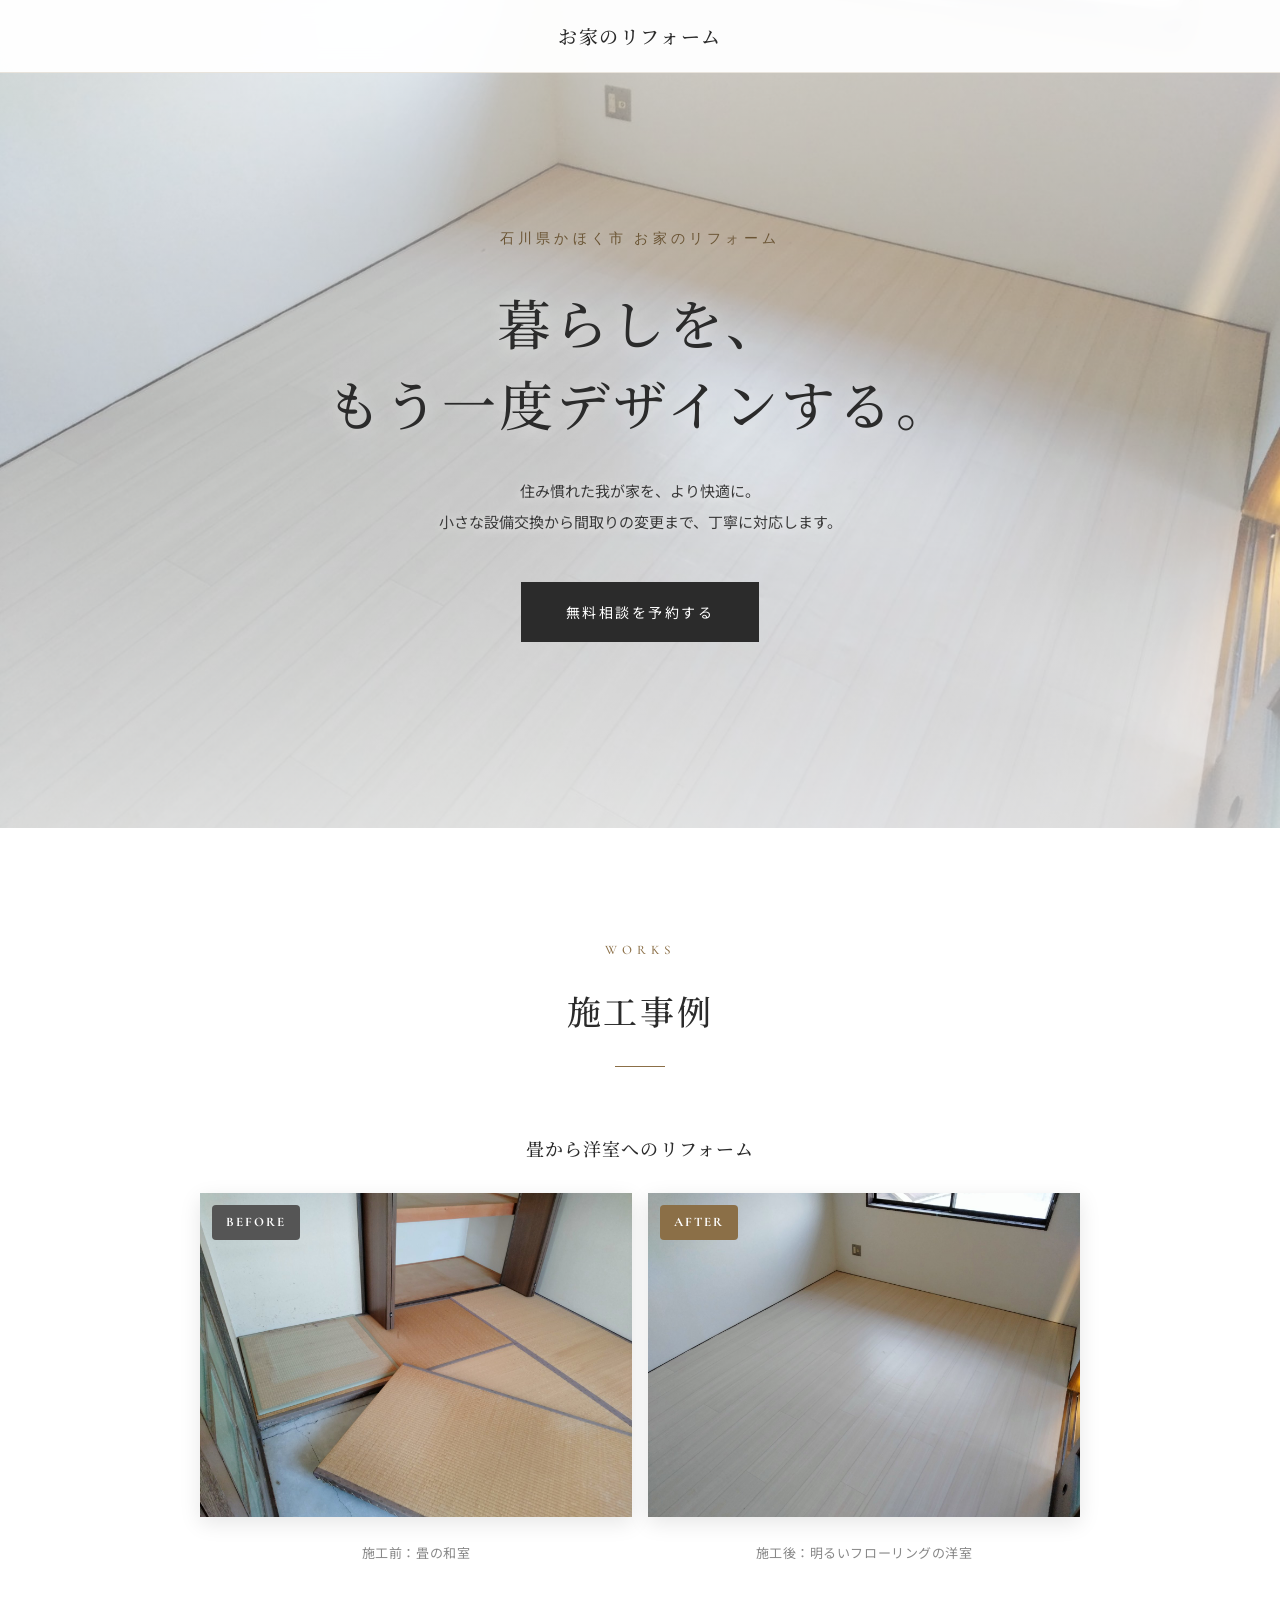
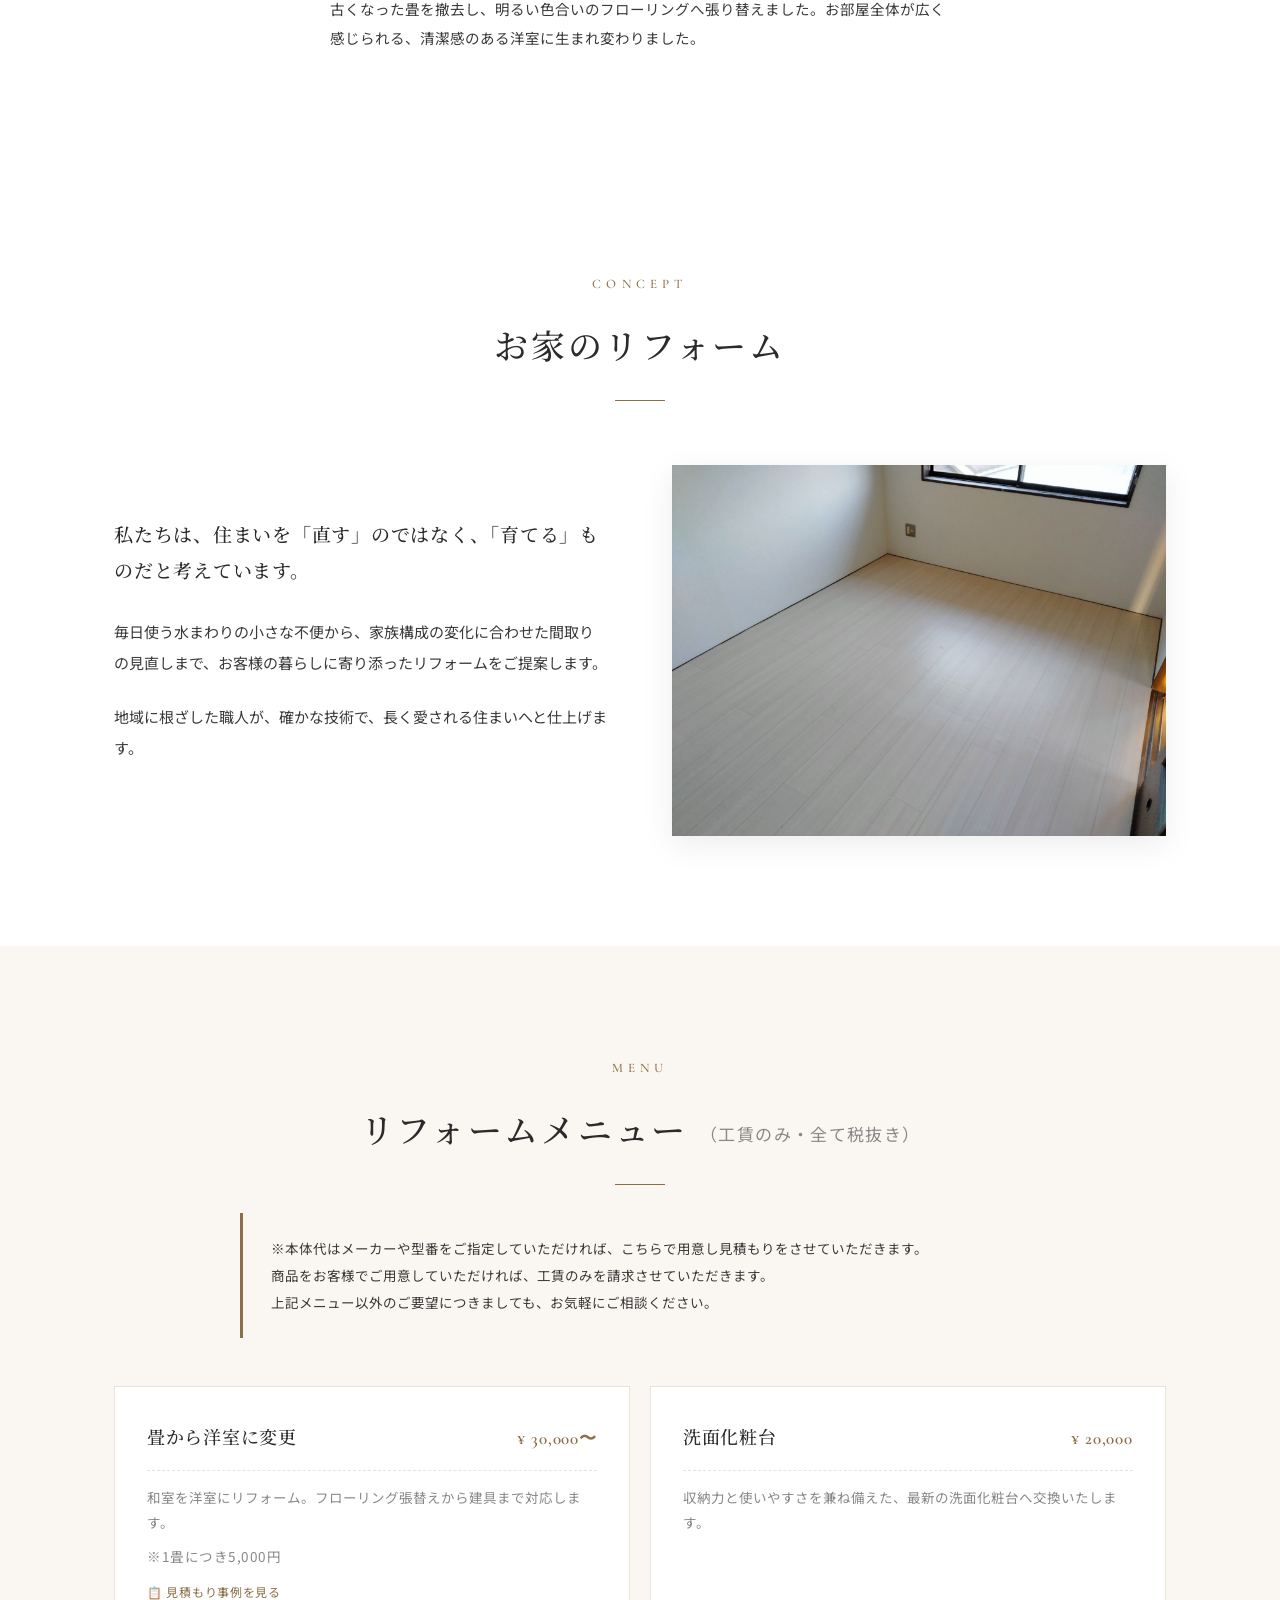
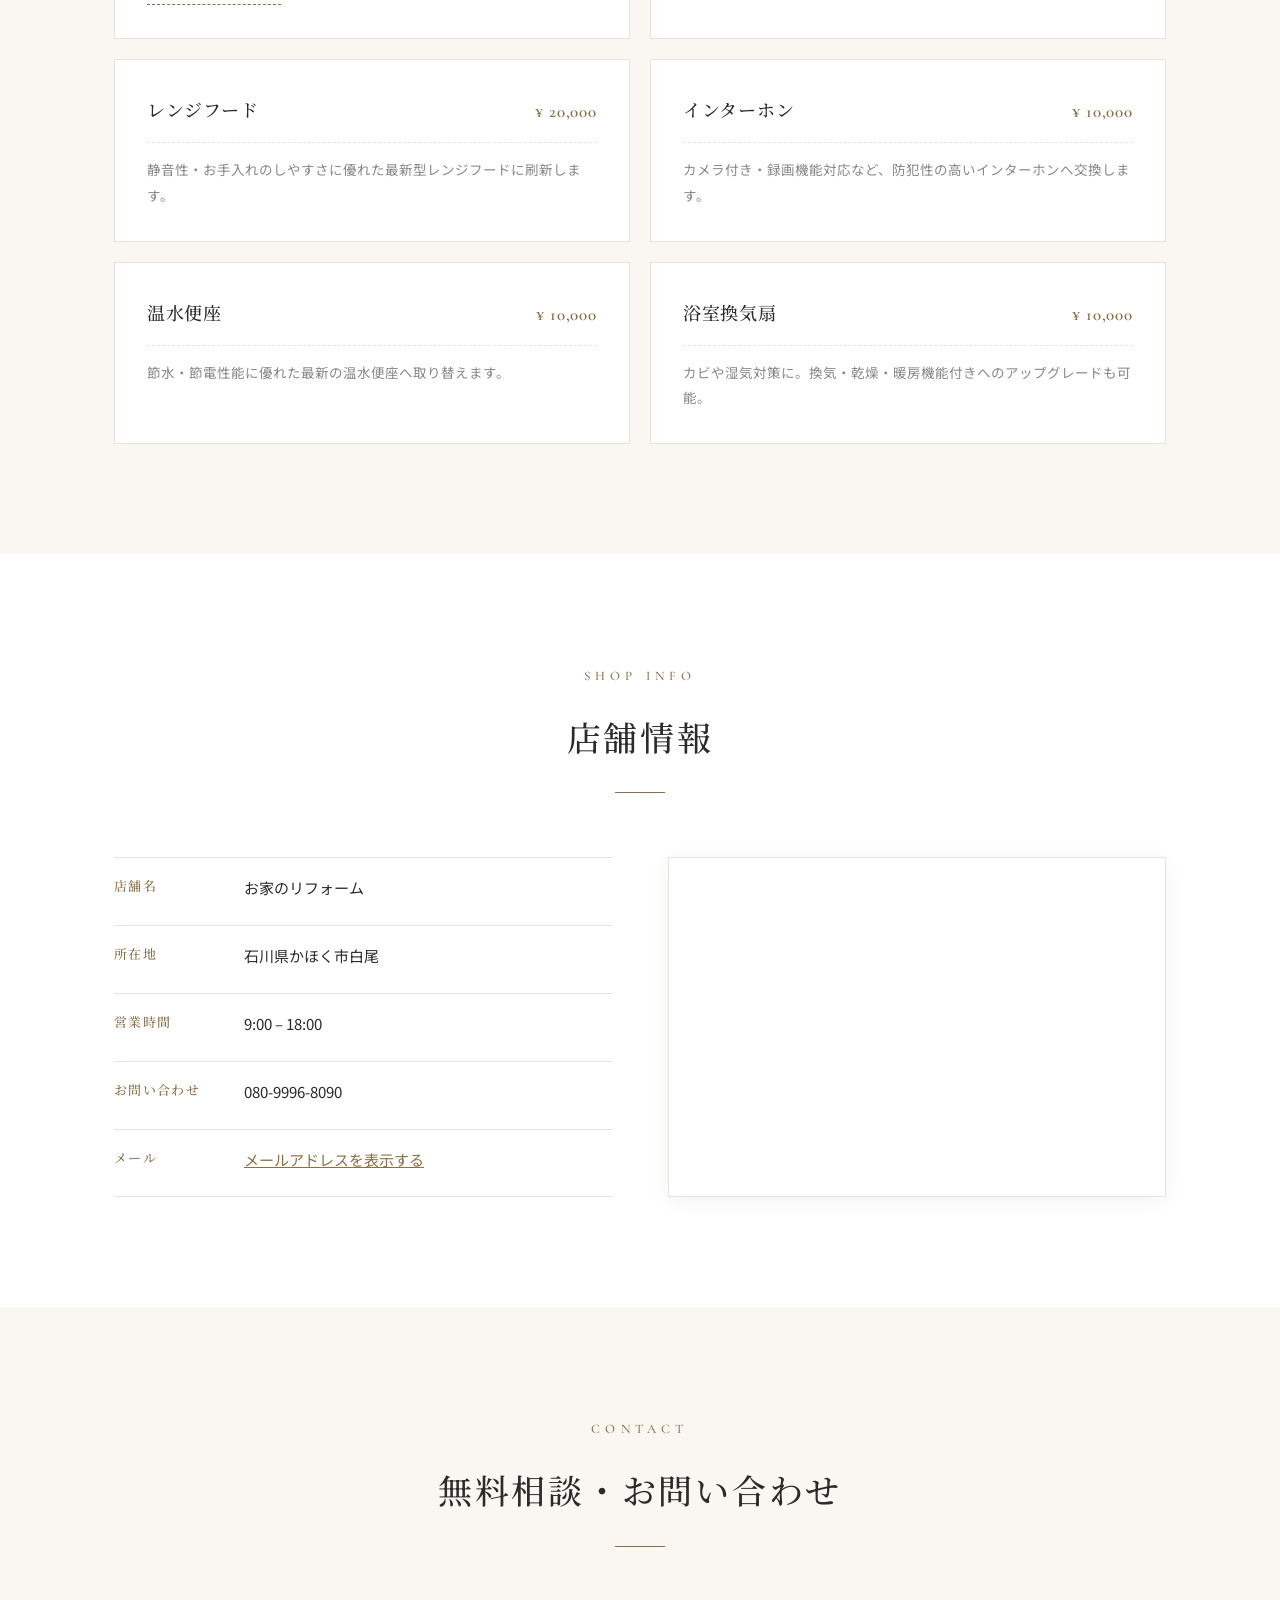
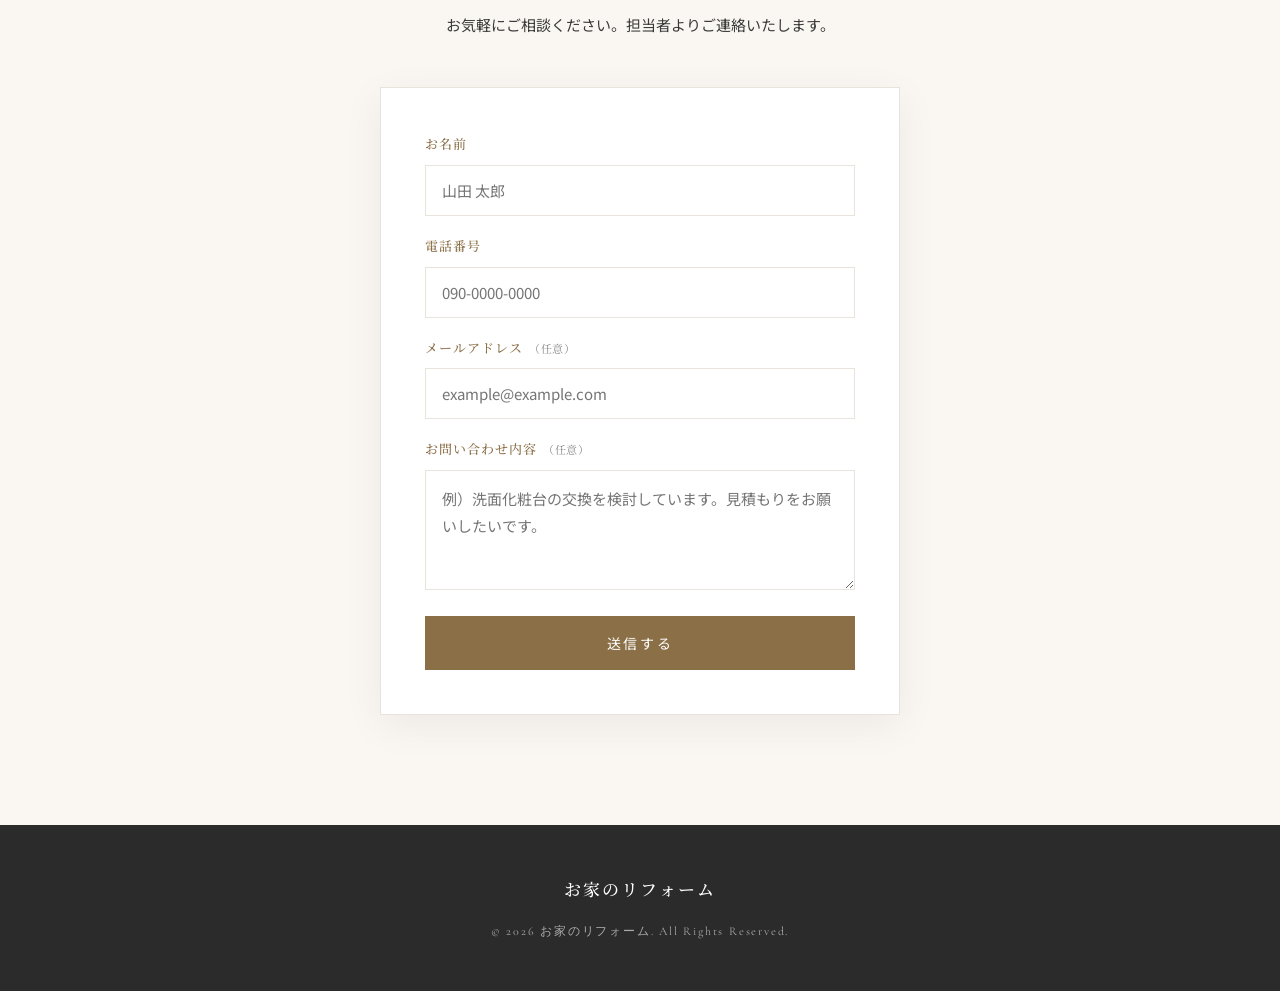
<file: index.html>
<!DOCTYPE html>
<html lang="ja">
<head>
  <meta charset="UTF-8" />
  <meta name="viewport" content="width=device-width, initial-scale=1.0" />

  <!-- SEO基本設定 -->
  <title>お家のリフォーム｜石川県かほく市の地域密着リフォーム店【洗面化粧台・温水便座・畳から洋室など】</title>
  <meta name="description" content="石川県かほく市白尾のリフォーム専門店「お家のリフォーム」。洗面化粧台・レンジフード・インターホン・温水便座・浴室換気扇・畳から洋室への変更まで、工賃のみのお見積もりも可能です。地域密着で丁寧に対応いたします。" />
  <meta name="keywords" content="リフォーム,かほく市,石川県,お家のリフォーム,白尾,洗面化粧台,レンジフード,インターホン,温水便座,浴室換気扇,畳から洋室,水まわりリフォーム,内装リフォーム" />
  <meta name="robots" content="index, follow" />
  <meta name="author" content="お家のリフォーム" />

  <!-- 地域SEO -->
  <meta name="geo.region" content="JP-17" />
  <meta name="geo.placename" content="石川県かほく市" />
  <meta name="geo.position" content="36.7188;136.7176" />

  <!-- OGP（SNSシェア時の表示） -->
  <meta property="og:type" content="website" />
  <meta property="og:title" content="お家のリフォーム｜石川県かほく市の地域密着リフォーム店" />
  <meta property="og:description" content="石川県かほく市白尾のリフォーム専門店。洗面化粧台・温水便座・畳から洋室への変更まで、工賃のみのお見積もりも可能です。" />
  <meta property="og:url" content="https://kahoku-reform.netlify.app/" />
  <meta property="og:site_name" content="お家のリフォーム" />
  <meta property="og:locale" content="ja_JP" />

  <!-- Twitterカード -->
  <meta name="twitter:card" content="summary_large_image" />
  <meta name="twitter:title" content="お家のリフォーム｜石川県かほく市の地域密着リフォーム店" />
  <meta name="twitter:description" content="石川県かほく市白尾のリフォーム専門店。工賃のみのお見積もりも可能です。" />

  <!-- 正規URL -->
  <link rel="canonical" href="https://kahoku-reform.netlify.app/" />

  <!-- 構造化データ（Googleに店舗情報を伝える） -->
  <script type="application/ld+json">
  {
    "@context": "https://schema.org",
    "@type": "LocalBusiness",
    "@id": "https://kahoku-reform.netlify.app/",
    "name": "お家のリフォーム",
    "description": "石川県かほく市の地域密着型リフォーム店。洗面化粧台・レンジフード・インターホン・温水便座・浴室換気扇・畳から洋室への変更など、住宅設備のリフォームに対応。",
    "image": "https://kahoku-reform.netlify.app/og-image.jpg",
    "url": "https://kahoku-reform.netlify.app/",
    "telephone": "+81-80-9996-8090",
    "address": {
      "@type": "PostalAddress",
      "streetAddress": "白尾",
      "addressLocality": "かほく市",
      "addressRegion": "石川県",
      "addressCountry": "JP"
    },
    "geo": {
      "@type": "GeoCoordinates",
      "latitude": 36.7188,
      "longitude": 136.7176
    },
    "openingHoursSpecification": {
      "@type": "OpeningHoursSpecification",
      "dayOfWeek": ["Monday", "Tuesday", "Wednesday", "Thursday", "Friday", "Saturday", "Sunday"],
      "opens": "09:00",
      "closes": "18:00"
    },
    "priceRange": "¥10,000〜",
    "areaServed": {
      "@type": "City",
      "name": "かほく市"
    },
    "hasOfferCatalog": {
      "@type": "OfferCatalog",
      "name": "リフォームメニュー",
      "itemListElement": [
        { "@type": "Offer", "itemOffered": { "@type": "Service", "name": "畳から洋室に変更" }, "price": "30000", "priceCurrency": "JPY" },
        { "@type": "Offer", "itemOffered": { "@type": "Service", "name": "洗面化粧台交換" }, "price": "20000", "priceCurrency": "JPY" },
        { "@type": "Offer", "itemOffered": { "@type": "Service", "name": "レンジフード交換" }, "price": "20000", "priceCurrency": "JPY" },
        { "@type": "Offer", "itemOffered": { "@type": "Service", "name": "インターホン交換" }, "price": "10000", "priceCurrency": "JPY" },
        { "@type": "Offer", "itemOffered": { "@type": "Service", "name": "温水便座交換" }, "price": "10000", "priceCurrency": "JPY" },
        { "@type": "Offer", "itemOffered": { "@type": "Service", "name": "浴室換気扇交換" }, "price": "10000", "priceCurrency": "JPY" }
      ]
    }
  }
  </script>

  <!-- フォント -->
  <link rel="preconnect" href="https://fonts.googleapis.com">
  <link rel="preconnect" href="https://fonts.gstatic.com" crossorigin>
  <link href="https://fonts.googleapis.com/css2?family=Cormorant+Garamond:wght@400;500;600&family=Noto+Sans+JP:wght@400;500;600&family=Noto+Serif+JP:wght@400;500;600&display=swap" rel="stylesheet">
  <link rel="stylesheet" href="style.css" />
</head>
<body>

  <!-- ヘッダー -->
  <header class="site-header">
    <div class="header-inner">
      <h1 class="site-logo">お家のリフォーム</h1>
    </div>
  </header>

  <!-- 1. ヒーロー -->
  <section class="hero">
    <div class="hero-image"></div>
    <div class="hero-overlay"></div>
    <div class="hero-content">
      <p class="hero-sub fade-in">石川県かほく市 お家のリフォーム</p>
      <h2 class="hero-title fade-in" style="--delay: 0.15s;">
        暮らしを、<br />もう一度デザインする。
      </h2>
      <p class="hero-desc fade-in" style="--delay: 0.3s;">
        住み慣れた我が家を、より快適に。<br />
        小さな設備交換から間取りの変更まで、丁寧に対応します。
      </p>
      <a href="#reserve" class="btn-primary fade-in" style="--delay: 0.45s;">無料相談を予約する</a>
    </div>
  </section>

  <!-- 施工事例セクション -->
  <section id="works" class="works">
    <div class="container">
      <p class="section-label reveal">WORKS</p>
      <h2 class="section-title reveal">施工事例</h2>

      <div class="work-item reveal">
        <p class="work-case-title">畳から洋室へのリフォーム</p>
        <div class="before-after-grid">
          <!-- Before -->
          <figure class="ba-item">
            <div class="ba-label before-label">BEFORE</div>
            <div class="ba-img">
              <img src="images/tatami-before.jpg" alt="施工前：畳の和室" loading="lazy" />
            </div>
            <figcaption class="ba-caption">施工前：畳の和室</figcaption>
          </figure>
          <!-- After -->
          <figure class="ba-item">
            <div class="ba-label after-label">AFTER</div>
            <div class="ba-img">
              <img src="images/tatami-to-yoshitsu.jpg" alt="施工後：明るいフローリングの洋室" loading="lazy" />
            </div>
            <figcaption class="ba-caption">施工後：明るいフローリングの洋室</figcaption>
          </figure>
        </div>
        <p class="work-desc">古くなった畳を撤去し、明るい色合いのフローリングへ張り替えました。お部屋全体が広く感じられる、清潔感のある洋室に生まれ変わりました。</p>
      </div>

    </div>
  </section>

  <!-- 2. コンセプト -->
  <section id="concept" class="concept">
    <div class="container">
      <p class="section-label reveal">CONCEPT</p>
      <h2 class="section-title reveal">お家のリフォーム</h2>
      <div class="concept-grid">
        <div class="concept-text reveal">
          <p>私たちは、住まいを「直す」のではなく、「育てる」ものだと考えています。</p>
          <p>毎日使う水まわりの小さな不便から、家族構成の変化に合わせた間取りの見直しまで、お客様の暮らしに寄り添ったリフォームをご提案します。</p>
          <p>地域に根ざした職人が、確かな技術で、長く愛される住まいへと仕上げます。</p>
        </div>
        <div class="concept-image reveal"></div>
      </div>
    </div>
  </section>

  <!-- 3. メニュー -->
  <section id="menu" class="menu">
    <div class="container">
      <p class="section-label reveal">MENU</p>
      <h2 class="section-title reveal">リフォームメニュー<span class="title-sub">（工賃のみ・全て税抜き）</span></h2>
      <p class="menu-note reveal">
        ※本体代はメーカーや型番をご指定していただければ、こちらで用意し見積もりをさせていただきます。<br>
        商品をお客様でご用意していただければ、工賃のみを請求させていただきます。<br>
        上記メニュー以外のご要望につきましても、お気軽にご相談ください。
      </p>
      <div class="menu-list">
        <div class="menu-item reveal has-tooltip">
          <div class="menu-item-head">
            <h3>畳から洋室に変更</h3><span class="menu-price">¥ 30,000〜</span>
          </div>
          <p>和室を洋室にリフォーム。フローリング張替えから建具まで対応します。</p>
          <p class="menu-note-small">※1畳につき5,000円</p>
          <span class="tooltip-hint">📋 見積もり事例を見る</span>
          <!-- ツールチップ（ホバーで表示） -->
          <div class="menu-tooltip">
            <p class="tooltip-title">📋 見積もり事例</p>
            <p class="tooltip-case">6畳の和室を洋室にリフォーム</p>
            <table class="tooltip-table">
              <tr>
                <td>材料費</td>
                <td>¥ 48,000</td>
              </tr>
              <tr class="tooltip-note-row">
                <td colspan="2">（木材・フローリング費用は調達時により変動します）</td>
              </tr>
              <tr>
                <td>工賃</td>
                <td>¥ 30,000</td>
              </tr>
              <tr>
                <td>畳処分費</td>
                <td>¥ 3,000</td>
              </tr>
              <tr class="tooltip-note-row">
                <td colspan="2">（1畳につき500円）</td>
              </tr>
              <tr class="tooltip-subtotal">
                <td>小計（税抜）</td>
                <td>¥ 81,000</td>
              </tr>
              <tr class="tooltip-total">
                <td>合計（税込10%）</td>
                <td>¥ 89,100</td>
              </tr>
            </table>
            <p class="tooltip-footer">※材料費は仕様により変動します。<br>まずはお気軽にご相談ください。</p>
          </div>
        </div>
        <div class="menu-item reveal">
          <div class="menu-item-head">
            <h3>洗面化粧台</h3><span class="menu-price">¥ 20,000</span>
          </div>
          <p>収納力と使いやすさを兼ね備えた、最新の洗面化粧台へ交換いたします。</p>
        </div>
        <div class="menu-item reveal">
          <div class="menu-item-head">
            <h3>レンジフード</h3><span class="menu-price">¥ 20,000</span>
          </div>
          <p>静音性・お手入れのしやすさに優れた最新型レンジフードに刷新します。</p>
        </div>
        <div class="menu-item reveal">
          <div class="menu-item-head">
            <h3>インターホン</h3><span class="menu-price">¥ 10,000</span>
          </div>
          <p>カメラ付き・録画機能対応など、防犯性の高いインターホンへ交換します。</p>
        </div>
        <div class="menu-item reveal">
          <div class="menu-item-head">
            <h3>温水便座</h3><span class="menu-price">¥ 10,000</span>
          </div>
          <p>節水・節電性能に優れた最新の温水便座へ取り替えます。</p>
        </div>
        <div class="menu-item reveal">
          <div class="menu-item-head">
            <h3>浴室換気扇</h3><span class="menu-price">¥ 10,000</span>
          </div>
          <p>カビや湿気対策に。換気・乾燥・暖房機能付きへのアップグレードも可能。</p>
        </div>
      </div>
    </div>
  </section>

  <!-- 4. 店舗情報 -->
  <section id="info" class="info">
    <div class="container">
      <p class="section-label reveal">SHOP INFO</p>
      <h2 class="section-title reveal">店舗情報</h2>
      <div class="info-grid">
        <dl class="info-list reveal">
          <dt>店舗名</dt><dd>お家のリフォーム</dd>
          <dt>所在地</dt><dd>石川県かほく市白尾</dd>
          <dt>営業時間</dt><dd>9:00 – 18:00</dd>
          <dt>お問い合わせ</dt><dd>080-9996-8090</dd>
          <dt>メール</dt><dd><span id="contactEmail" class="email-display">メールアドレスを表示する</span></dd>
        </dl>
        <div class="info-map reveal">
          <iframe
            src="https://www.google.com/maps?q=%E7%9F%B3%E5%B7%9D%E7%9C%8C%E3%81%8B%E3%81%BB%E3%81%8F%E5%B8%82%E7%99%BD%E5%B0%BE&output=embed"
            width="100%" height="100%"
            style="border:0; min-height:320px;"
            loading="lazy"
            referrerpolicy="no-referrer-when-downgrade"
            allowfullscreen>
          </iframe>
        </div>
      </div>
    </div>
  </section>

  <!-- 5. お問い合わせフォーム -->
  <section id="reserve" class="reserve">
    <div class="container">
      <p class="section-label reveal">CONTACT</p>
      <h2 class="section-title reveal">無料相談・お問い合わせ</h2>
      <p class="reserve-desc reveal">
        お気軽にご相談ください。担当者よりご連絡いたします。
      </p>

      <div class="reserve-wrap reveal">
        <div class="reserve-form">
          <div class="form-row">
            <label for="reserve-name">お名前</label>
            <input type="text" id="reserve-name" class="reserve-input" placeholder="山田 太郎" />
          </div>

          <div class="form-row">
            <label for="reserve-tel">電話番号</label>
            <input type="tel" id="reserve-tel" class="reserve-input" placeholder="090-0000-0000" />
          </div>

          <div class="form-row">
            <label for="reserve-email">メールアドレス<span class="optional">（任意）</span></label>
            <input type="email" id="reserve-email" class="reserve-input" placeholder="example@example.com" />
          </div>

          <div class="form-row">
            <label for="reserve-message">お問い合わせ内容<span class="optional">（任意）</span></label>
            <textarea id="reserve-message" class="reserve-input reserve-textarea" placeholder="例）洗面化粧台の交換を検討しています。見積もりをお願いしたいです。"></textarea>
          </div>

          <button class="btn-primary btn-block" id="submitReserve">送信する</button>
        </div>
      </div>
    </div>
  </section>

  <!-- カレンダー：モーダル（ポップアップ） -->
  <div class="cal-modal" id="calModal" aria-hidden="true">
    <div class="cal-modal-backdrop" id="calBackdrop"></div>
    <div class="cal-modal-inner" role="dialog" aria-modal="true" aria-label="日付選択">
      <div class="calendar" id="calendar">
        <div class="calendar-head">
          <button class="cal-nav" id="prevMonth" aria-label="前月">‹</button>
          <span class="cal-title" id="calTitle">2026年 1月</span>
          <button class="cal-nav" id="nextMonth" aria-label="次月">›</button>
        </div>
        <div class="calendar-weekdays">
          <span>日</span><span>月</span><span>火</span><span>水</span><span>木</span><span>金</span><span>土</span>
        </div>
        <div class="calendar-grid" id="calGrid"></div>
        <div class="calendar-legend">
          <span><i class="dot today"></i>今日</span>
          <span><i class="dot selected"></i>選択中</span>
          <span><i class="dot disabled"></i>予約不可</span>
        </div>
        <button class="cal-close" id="calClose" type="button">閉じる</button>
      </div>
    </div>
  </div>

  <!-- フッター -->
  <footer class="site-footer">
    <div class="container">
      <p class="footer-logo">お家のリフォーム</p>
      <p class="footer-copy">© 2026 お家のリフォーム. All Rights Reserved.</p>
    </div>
  </footer>

  <script src="script.js"></script>

  <!-- AIチャットボット -->
  <div class="bot-launcher" id="botLauncher" aria-label="チャットを開く">
    <span class="bot-icon">💬</span>
    <span class="bot-badge" id="botBadge">1</span>
  </div>

  <div class="bot-window" id="botWindow" aria-hidden="true">
    <!-- ヘッダー -->
    <div class="bot-header">
      <div class="bot-header-info">
        <span class="bot-avatar">🏠</span>
        <div>
          <p class="bot-name">お家のリフォーム 相談AI</p>
          <p class="bot-status"><span class="bot-online"></span>オンライン</p>
        </div>
      </div>
      <button class="bot-close" id="botClose" aria-label="閉じる">✕</button>
    </div>

    <!-- メッセージエリア -->
    <div class="bot-messages" id="botMessages"></div>

    <!-- 選択肢ボタンエリア -->
    <div class="bot-choices" id="botChoices"></div>

    <!-- 電話ボタン（クロージング時） -->
    <div class="bot-cta" id="botCta" style="display:none;">
      <a href="tel:080-9996-8090" class="bot-tel-btn">
        📞 080-9996-8090 に電話する
      </a>
      <button class="bot-reserve-btn" id="botReserveBtn">
        📅 オンラインで予約する
      </button>
    </div>
  </div>
</body>
</html>
</file>
<file: style.css>
/* ===========================
   Base / Reset
   端工務店風：明るく温かみのあるデザイン
=========================== */
* { margin: 0; padding: 0; box-sizing: border-box; }

:root {
  --color-bg: #ffffff;
  --color-bg-warm: #faf7f2;       /* ほんのり温かみのある背景 */
  --color-text: #3a3a3a;
  --color-dark: #2b2b2b;
  --color-gray: #888;
  --color-line: #e8e3db;          /* 温かみのあるライン */
  --color-soft: #f5f1ea;          /* ベージュ寄りのソフト */
  --color-accent: #8b6f47;        /* 木目を思わせる温かい茶系アクセント */
  --color-accent-dark: #6b5535;

  --font-jp: "Noto Sans JP", "Hiragino Kaku Gothic ProN", "Yu Gothic", sans-serif;
  --font-serif: "Noto Serif JP", "Hiragino Mincho ProN", "Yu Mincho", serif;
  --font-en: "Cormorant Garamond", "Times New Roman", serif;

  --max-w: 1100px;
}

html { scroll-behavior: smooth; }

body {
  font-family: var(--font-jp);
  color: var(--color-text);
  background: var(--color-bg);
  line-height: 1.9;
  font-size: 15px;
  -webkit-font-smoothing: antialiased;
  font-weight: 400;
}

a { color: inherit; text-decoration: none; }
img { max-width: 100%; display: block; }
button { font-family: inherit; cursor: pointer; border: none; background: none; }

.container {
  width: 100%;
  max-width: var(--max-w);
  margin: 0 auto;
  padding: 0 24px;
}

/* ===========================
   Header（明るめ・電話番号付き）
=========================== */
.site-header {
  position: fixed;
  top: 0; left: 0;
  width: 100%;
  background: rgba(255, 255, 255, 0.96);
  border-bottom: 1px solid var(--color-line);
  z-index: 100;
  backdrop-filter: blur(10px);
  -webkit-backdrop-filter: blur(10px);
}

.header-inner {
  max-width: var(--max-w);
  margin: 0 auto;
  padding: 18px 24px;
  display: flex;
  align-items: center;
  justify-content: center;  /* ロゴのみなので中央寄せ */
}

.site-logo {
  font-family: var(--font-serif);
  font-size: 19px;
  letter-spacing: 0.08em;
  font-weight: 500;
  color: var(--color-dark);
}

.site-nav ul {
  display: flex;
  gap: 32px;
  list-style: none;
}

.site-nav a {
  font-family: var(--font-en);
  font-size: 14px;
  letter-spacing: 0.18em;
  color: var(--color-dark);
  font-weight: 500;
  transition: color 0.2s ease, transform 0.2s ease;
  display: inline-block;
}

.site-nav a:hover {
  color: var(--color-accent);
  transform: translateY(-2px);
}

/* ハンバーガーボタン */
.nav-toggle {
  display: none;
  width: 32px;
  height: 32px;
  flex-direction: column;
  justify-content: center;
  align-items: center;
  gap: 6px;
  z-index: 101;
  position: relative;
}

.nav-toggle span {
  display: block;
  width: 24px;
  height: 1.5px;
  background: var(--color-dark);
  transition: transform 0.3s, opacity 0.3s;
}

.nav-toggle.is-open span:nth-child(1) {
  transform: translateY(7.5px) rotate(45deg);
}
.nav-toggle.is-open span:nth-child(2) { opacity: 0; }
.nav-toggle.is-open span:nth-child(3) {
  transform: translateY(-7.5px) rotate(-45deg);
}

/* ===========================
   Hero（明るく爽やかな大判画像）
=========================== */
.hero {
  position: relative;
  min-height: 92vh;
  display: flex;
  align-items: center;
  padding: 120px 24px 80px;
  overflow: hidden;
}

.hero-image {
  position: absolute;
  inset: 0;
  background-color: #d4cbb8;  /* フォールバック */
  background-image:
    url('images/tatami-to-yoshitsu.jpg');
  background-size: cover;
  background-position: center;
  z-index: -2;
}

.hero-overlay {
  position: absolute;
  inset: 0;
  background:
    linear-gradient(180deg, rgba(255,255,255,0.55) 0%, rgba(255,255,255,0.35) 50%, rgba(255,255,255,0.7) 100%);
  z-index: -1;
}

.hero-content {
  max-width: var(--max-w);
  margin: 0 auto;
  width: 100%;
  color: var(--color-dark);
  text-align: center;
}

.hero-sub {
  font-family: var(--font-en);
  font-size: 14px;
  letter-spacing: 0.3em;
  margin-bottom: 28px;
  color: var(--color-accent-dark);
  font-weight: 500;
}

.hero-title {
  font-family: var(--font-serif);
  font-size: clamp(28px, 5.5vw, 54px);
  font-weight: 500;
  line-height: 1.5;
  letter-spacing: 0.06em;
  margin-bottom: 32px;
  color: var(--color-dark);
  text-shadow: 0 2px 20px rgba(255, 255, 255, 0.6);
}

.hero-desc {
  font-size: 15px;
  line-height: 2.1;
  margin-bottom: 44px;
  color: var(--color-text);
  text-shadow: 0 1px 10px rgba(255, 255, 255, 0.8);
}

/* ===========================
   Buttons（温かみのある茶系）
=========================== */
.btn-primary {
  display: inline-block;
  padding: 16px 44px;
  background: var(--color-accent);
  color: #fff;
  font-size: 14px;
  letter-spacing: 0.18em;
  border: 1px solid var(--color-accent);
  transition: all 0.3s ease, transform 0.3s ease, box-shadow 0.3s ease;
  text-align: center;
}

.btn-primary:hover {
  background: var(--color-accent-dark);
  border-color: var(--color-accent-dark);
  transform: translateY(-4px);
  box-shadow: 0 8px 20px rgba(139, 111, 71, 0.35);
}

.btn-primary:active {
  transform: translateY(-1px);
  box-shadow: 0 4px 10px rgba(139, 111, 71, 0.25);
}

.hero .btn-primary {
  background: var(--color-dark);
  border-color: var(--color-dark);
}

.hero .btn-primary:hover {
  background: var(--color-accent);
  border-color: var(--color-accent);
  transform: translateY(-4px);
  box-shadow: 0 8px 20px rgba(0, 0, 0, 0.3);
}

.btn-block {
  display: block;
  width: 100%;
  margin-top: 16px;
}

/* ===========================
   Section共通（中央揃え基調）
=========================== */
section { padding: 110px 0; }

/* ===========================
   施工事例セクション
=========================== */
.works {
  background: var(--color-bg);
}

.work-item {
  margin: 0;
  max-width: 880px;
  margin-left: auto;
  margin-right: auto;
  transition: transform 0.4s ease, box-shadow 0.4s ease;
}

.work-img {
  width: 100%;
  overflow: hidden;
  box-shadow: 0 8px 30px rgba(0, 0, 0, 0.1);
  background: var(--color-soft);
  transition: box-shadow 0.4s ease;
}

.work-img img {
  width: 100%;
  height: auto;
  display: block;
  transition: transform 0.6s ease;
}

.work-item:hover .work-img {
  box-shadow: 0 16px 40px rgba(0, 0, 0, 0.15);
}

.work-item:hover .work-img img {
  transform: scale(1.04);
}

.work-item figcaption {
  margin-top: 24px;
  text-align: center;
}

.work-tag {
  display: inline-block;
  padding: 6px 18px;
  background: var(--color-accent);
  color: #fff;
  font-family: var(--font-serif);
  font-size: 14px;
  letter-spacing: 0.08em;
  margin-bottom: 16px;
}

.work-desc {
  font-size: 14.5px;
  line-height: 2;
  color: var(--color-text);
  max-width: 620px;
  margin: 0 auto;
}

.section-label {
  font-family: var(--font-en);
  font-size: 13px;
  letter-spacing: 0.4em;
  color: var(--color-accent);
  margin-bottom: 16px;
  text-align: center;
  font-weight: 500;
}

.section-title {
  font-family: var(--font-serif);
  font-size: clamp(24px, 4vw, 34px);
  font-weight: 500;
  letter-spacing: 0.08em;
  margin-bottom: 64px;
  color: var(--color-dark);
  text-align: center;
  padding-bottom: 24px;
  position: relative;
}

.section-title::after {
  content: "";
  position: absolute;
  left: 50%;
  bottom: 0;
  transform: translateX(-50%);
  width: 50px; height: 1px;
  background: var(--color-accent);
}

/* セクションタイトル横の小さい補足 */
.title-sub {
  display: inline-block;
  font-size: 0.5em;
  letter-spacing: 0.08em;
  color: var(--color-gray);
  font-weight: 400;
  margin-left: 12px;
  vertical-align: middle;
  font-family: var(--font-jp);
}

/* メニューセクションの注意書き */
.menu-note {
  margin-top: -36px;
  margin-bottom: 48px;
  padding: 22px 28px;
  background: var(--color-bg-warm);
  border-left: 3px solid var(--color-accent);
  font-size: 13.5px;
  line-height: 2;
  color: var(--color-text);
  max-width: 800px;
  margin-left: auto;
  margin-right: auto;
}

/* ===========================
   Concept
=========================== */
.concept {
  background: var(--color-bg);
}

.concept-grid {
  display: grid;
  grid-template-columns: 1fr 1fr;
  gap: 64px;
  align-items: center;
  text-align: left;
}

.concept-text p {
  margin-bottom: 22px;
  font-size: 15px;
  line-height: 2.1;
}

/* 端工務店風の太字メッセージ */
.concept-text p:first-child {
  font-family: var(--font-serif);
  font-size: 19px;
  font-weight: 500;
  color: var(--color-dark);
  line-height: 1.9;
  letter-spacing: 0.04em;
  margin-bottom: 28px;
}

.concept-image {
  width: 100%;
  aspect-ratio: 4 / 3;
  background-color: var(--color-soft);  /* フォールバック */
  background-image:
    url('images/tatami-to-yoshitsu.jpg');
  background-size: cover;
  background-position: center;
  box-shadow: 0 8px 30px rgba(0, 0, 0, 0.08);
}

/* ===========================
   Menu（温かみのあるカードスタイル）
=========================== */
.menu { background: var(--color-bg-warm); overflow: visible; }

.menu-list {
  display: grid;
  grid-template-columns: repeat(2, 1fr);
  gap: 20px;
  overflow: visible;
  position: relative;
}

.menu-item {
  padding: 32px;
  background: #fff;
  border: 1px solid var(--color-line);
  transition: all 0.35s ease, transform 0.35s ease, box-shadow 0.35s ease;
  position: relative;
}

.menu-item:hover {
  border-color: var(--color-accent);
  transform: translateY(-6px);
  box-shadow: 0 12px 28px rgba(139, 111, 71, 0.12);
}

.menu-item-head {
  display: flex;
  justify-content: space-between;
  align-items: baseline;
  margin-bottom: 14px;
  padding-bottom: 14px;
  border-bottom: 1px dashed var(--color-line);
  gap: 12px;
}

.menu-item-head h3 {
  font-family: var(--font-serif);
  font-size: 18px;
  font-weight: 500;
  color: var(--color-dark);
  letter-spacing: 0.04em;
}

.menu-price {
  font-family: var(--font-en);
  font-size: 17px;
  font-weight: 600;
  color: var(--color-accent);
  letter-spacing: 0.05em;
  white-space: nowrap;
}

.menu-item p {
  font-size: 13.5px;
  color: var(--color-gray);
  line-height: 1.9;
}

/* ===========================
   Info
=========================== */
.info {
  background: var(--color-bg);
}

.info-grid {
  display: grid;
  grid-template-columns: 1fr 1fr;
  gap: 56px;
  text-align: left;
}

.info-list {
  display: grid;
  grid-template-columns: 130px 1fr;
  row-gap: 0;
}

.info-list dt {
  font-family: var(--font-serif);
  font-size: 13px;
  letter-spacing: 0.1em;
  color: var(--color-accent);
  padding: 16px 0;
  border-top: 1px solid var(--color-line);
  font-weight: 500;
}

.info-list dd {
  font-size: 15px;
  color: var(--color-dark);
  padding: 16px 0;
  border-top: 1px solid var(--color-line);
}

.info-list dt:last-of-type,
.info-list dd:last-of-type {
  border-bottom: 1px solid var(--color-line);
}

.email-pending {
  color: var(--color-gray);
  font-size: 13px;
  font-style: italic;
}

.info-map {
  width: 100%;
  min-height: 340px;
  border: 1px solid var(--color-line);
  overflow: hidden;
  box-shadow: 0 4px 20px rgba(0, 0, 0, 0.05);
}

.info-map iframe {
  display: block;
  width: 100%;
  height: 100%;
  min-height: 340px;
}

/* ===========================
   Reserve（カレンダー：明るく）
=========================== */
.reserve {
  background: var(--color-bg-warm);
  color: var(--color-text);
}

.reserve-desc {
  margin-bottom: 48px;
  font-size: 15px;
  text-align: center;
  color: var(--color-text);
}

.reserve-wrap {
  max-width: 520px;
  margin: 0 auto;
  background: #fff;
  color: var(--color-text);
  padding: 44px;
  box-shadow: 0 10px 40px rgba(0, 0, 0, 0.06);
  border: 1px solid var(--color-line);
}

/* 日付選択トリガー（クリックでカレンダー開く） */
.date-trigger {
  display: flex;
  align-items: center;
  justify-content: space-between;
  width: 100%;
  padding: 14px 16px;
  background: var(--color-bg-warm);
  font-size: 15px;
  color: var(--color-dark);
  font-weight: 500;
  border: 1px solid var(--color-line);
  font-family: var(--font-serif);
  cursor: pointer;
  text-align: left;
  transition: all 0.3s ease, transform 0.3s ease, box-shadow 0.3s ease;
}

.date-trigger:hover {
  border-color: var(--color-accent);
  background: #fff;
  transform: translateY(-3px);
  box-shadow: 0 6px 16px rgba(139, 111, 71, 0.15);
}

.date-trigger .date-icon {
  font-size: 16px;
  margin-left: 12px;
  filter: grayscale(0.3);
}

/* 日付未選択時のプレースホルダー風スタイル */
.date-trigger[data-empty="true"] #selectedDate {
  color: var(--color-gray);
  font-weight: 400;
}

/* 時間欄注意書き */
.time-note {
  margin-top: 8px;
  font-size: 12px;
  color: var(--color-gray);
  line-height: 1.6;
}

/* 任意ラベル */
.optional {
  font-size: 11px;
  color: var(--color-gray);
  letter-spacing: 0.05em;
  margin-left: 6px;
  font-weight: 400;
}

/* テキストエリア */
.reserve-textarea {
  resize: vertical;
  min-height: 120px;
  line-height: 1.8;
}

/* ===========================
   カレンダーモーダル（ポップアップ）
=========================== */
.cal-modal {
  position: fixed;
  inset: 0;
  z-index: 200;
  display: none !important;
  align-items: center;
  justify-content: center;
  padding: 20px;
}

.cal-modal.is-open {
  display: flex !important;
  animation: fadeInModal 0.25s ease;
}

@keyframes fadeInModal {
  from { opacity: 0; }
  to { opacity: 1; }
}

.cal-modal-backdrop {
  position: absolute;
  inset: 0;
  background: rgba(43, 43, 43, 0.55);
  backdrop-filter: blur(4px);
  -webkit-backdrop-filter: blur(4px);
}

.cal-modal-inner {
  position: relative;
  background: #fff;
  border: 1px solid var(--color-line);
  box-shadow: 0 20px 60px rgba(0, 0, 0, 0.25);
  padding: 28px;
  width: 100%;
  max-width: 420px;
  max-height: 90vh;
  overflow-y: auto;
  animation: slideUpModal 0.3s ease;
}

@keyframes slideUpModal {
  from { transform: translateY(20px); opacity: 0; }
  to { transform: translateY(0); opacity: 1; }
}

.cal-close {
  display: block;
  width: 100%;
  margin-top: 20px;
  padding: 12px;
  background: var(--color-dark);
  color: #fff;
  font-size: 13px;
  letter-spacing: 0.15em;
  border: 1px solid var(--color-dark);
  transition: all 0.2s;
}

.cal-close:hover {
  background: var(--color-accent);
  border-color: var(--color-accent);
}

/* モーダル展開時、背景スクロールを止める */
body.modal-open {
  overflow: hidden;
}

/* カレンダー */
.calendar {
  display: flex;
  flex-direction: column;
}

.calendar-head {
  display: flex;
  align-items: center;
  justify-content: space-between;
  padding-bottom: 18px;
  border-bottom: 1px solid var(--color-line);
  margin-bottom: 18px;
}

.cal-title {
  font-family: var(--font-serif);
  font-size: 17px;
  font-weight: 500;
  letter-spacing: 0.06em;
  color: var(--color-dark);
}

.cal-nav {
  width: 38px;
  height: 38px;
  border: 1px solid var(--color-line);
  font-size: 18px;
  color: var(--color-accent);
  background: #fff;
  transition: all 0.3s ease, transform 0.3s ease, box-shadow 0.3s ease;
  cursor: pointer;
}

.cal-nav:hover {
  background: var(--color-accent);
  color: #fff;
  border-color: var(--color-accent);
  transform: translateY(-3px);
  box-shadow: 0 6px 14px rgba(139, 111, 71, 0.3);
}

.cal-nav:active {
  transform: translateY(-1px);
}

.calendar-weekdays {
  display: grid;
  grid-template-columns: repeat(7, 1fr);
  text-align: center;
  font-size: 12px;
  color: var(--color-gray);
  letter-spacing: 0.05em;
  margin-bottom: 8px;
  font-family: var(--font-serif);
}

.calendar-weekdays span:first-child { color: #c25; }
.calendar-weekdays span:last-child { color: #258; }

.calendar-grid {
  display: grid;
  grid-template-columns: repeat(7, 1fr);
  gap: 4px;
}

.cal-day {
  aspect-ratio: 1 / 1;
  display: flex;
  align-items: center;
  justify-content: center;
  font-size: 13px;
  color: var(--color-text);
  background: var(--color-bg-warm);
  cursor: pointer;
  transition: all 0.25s ease, transform 0.25s ease;
  user-select: none;
}

.cal-day:hover:not(.disabled):not(.empty) {
  background: var(--color-soft);
  transform: translateY(-2px);
  box-shadow: 0 4px 10px rgba(139, 111, 71, 0.15);
}

.cal-day.empty {
  background: transparent;
  cursor: default;
}

.cal-day.today {
  outline: 1px solid var(--color-accent);
  outline-offset: -2px;
  font-weight: 600;
  color: var(--color-accent);
}

.cal-day.selected {
  background: var(--color-accent);
  color: #fff;
  font-weight: 500;
}

.cal-day.disabled {
  color: #ccc;
  background: #f9f6f0;
  cursor: not-allowed;
  text-decoration: line-through;
}

.cal-day.sunday:not(.disabled) { color: #c25; }
.cal-day.saturday:not(.disabled) { color: #258; }

.calendar-legend {
  display: flex;
  gap: 16px;
  margin-top: 18px;
  font-size: 11px;
  color: var(--color-gray);
  flex-wrap: wrap;
}

.calendar-legend span {
  display: inline-flex;
  align-items: center;
  gap: 6px;
}

.dot {
  display: inline-block;
  width: 10px;
  height: 10px;
  border-radius: 50%;
  background: var(--color-bg-warm);
}

.dot.today { background: #fff; outline: 1px solid var(--color-accent); }
.dot.selected { background: var(--color-accent); }
.dot.disabled { background: #f9f6f0; border: 1px solid #ddd; }

/* 予約フォーム */
.reserve-form {
  display: flex;
  flex-direction: column;
}

.form-row { margin-bottom: 18px; }

.form-row label {
  display: block;
  font-family: var(--font-serif);
  font-size: 13px;
  letter-spacing: 0.08em;
  color: var(--color-accent);
  margin-bottom: 8px;
  font-weight: 500;
}

.selected-date {
  /* 旧スタイル（互換性のため残置） */
}

.reserve-input {
  width: 100%;
  padding: 14px 16px;
  border: 1px solid var(--color-line);
  background: #fff;
  font-family: inherit;
  font-size: 15px;
  color: var(--color-text);
  transition: all 0.3s ease, transform 0.3s ease, box-shadow 0.3s ease;
}

.reserve-input:hover {
  border-color: var(--color-accent);
  transform: translateY(-2px);
  box-shadow: 0 4px 12px rgba(139, 111, 71, 0.1);
}

.reserve-input:focus {
  outline: none;
  border-color: var(--color-accent);
  transform: translateY(-2px);
  box-shadow: 0 4px 12px rgba(139, 111, 71, 0.15);
}

#submitReserve { margin-top: auto; }

/* ===========================
   Footer
=========================== */
.site-footer {
  background: var(--color-dark);
  color: #fff;
  padding: 48px 0;
  text-align: center;
}

.footer-logo {
  font-family: var(--font-serif);
  font-size: 17px;
  letter-spacing: 0.12em;
  font-weight: 500;
  margin-bottom: 14px;
}

.footer-copy {
  font-family: var(--font-en);
  font-size: 12px;
  letter-spacing: 0.15em;
  opacity: 0.6;
}

/* ===========================
   Animations
=========================== */
.fade-in {
  opacity: 0;
  transform: translateY(20px);
  animation: fadeInUp 1s ease forwards;
  animation-delay: var(--delay, 0s);
}

@keyframes fadeInUp {
  to {
    opacity: 1;
    transform: translateY(0);
  }
}

.reveal {
  opacity: 0;
  transform: translateY(30px);
  transition: opacity 0.9s ease, transform 0.9s ease;
}

.reveal.is-visible {
  opacity: 1;
  transform: translateY(0);
}

/* ===========================
   Responsive (タブレット)
=========================== */
@media (max-width: 900px) {
  .concept-grid,
  .info-grid {
    grid-template-columns: 1fr;
    gap: 36px;
  }

  .menu-list {
    grid-template-columns: 1fr;
  }
}

/* ===========================
   Responsive (スマホ)
=========================== */
@media (max-width: 600px) {
  .nav-toggle { display: flex; }

  .site-nav {
    position: fixed;
    top: 0;
    right: 0;
    width: 100%;
    height: 100vh;
    background: rgba(255, 255, 255, 0.98);
    backdrop-filter: blur(10px);
    -webkit-backdrop-filter: blur(10px);
    display: flex;
    align-items: center;
    justify-content: center;
    transform: translateX(100%);
    transition: transform 0.4s ease;
    z-index: 99;
  }

  .site-nav.is-open { transform: translateX(0); }

  .site-nav ul {
    flex-direction: column;
    gap: 32px;
    text-align: center;
  }

  .site-nav a {
    font-size: 18px;
    letter-spacing: 0.2em;
  }

  section { padding: 75px 0; }

  .hero {
    padding: 110px 24px 70px;
    min-height: 88vh;
  }

  .hero-title { line-height: 1.6; }

  .section-title {
    margin-bottom: 44px;
  }

  .title-sub {
    display: block;
    margin-left: 0;
    margin-top: 6px;
    font-size: 0.55em;
  }

  .menu-note {
    margin-top: -24px;
    margin-bottom: 36px;
    padding: 18px 20px;
    font-size: 12.5px;
  }

  .concept-text p:first-child {
    font-size: 17px;
  }

  .menu-item { padding: 26px; }

  .menu-item-head {
    flex-direction: column;
    align-items: flex-start;
    gap: 4px;
  }

  .info-list {
    grid-template-columns: 100px 1fr;
  }

  .info-list dt,
  .info-list dd {
    padding: 12px 0;
  }

  .reserve-wrap { padding: 28px 22px; }

  .cal-day { font-size: 12px; }

  .cal-modal-inner {
    padding: 22px 18px;
    max-width: 100%;
  }

  .work-desc {
    font-size: 13.5px;
  }

  .btn-primary {
    padding: 14px 32px;
    font-size: 13px;
  }
}

/* ===========================
   AIチャットボット
=========================== */

/* ランチャーボタン（右下に固定） */
.bot-launcher {
  position: fixed;
  bottom: 28px;
  right: 28px;
  width: 60px;
  height: 60px;
  background: var(--color-accent);
  border-radius: 50%;
  display: flex;
  align-items: center;
  justify-content: center;
  cursor: pointer;
  z-index: 900;
  box-shadow: 0 6px 20px rgba(139, 111, 71, 0.45);
  transition: transform 0.3s ease, box-shadow 0.3s ease;
  opacity: 0;
  pointer-events: none;
  transform: scale(0.5) translateY(20px);
}

.bot-launcher.is-visible {
  opacity: 1;
  pointer-events: auto;
  transform: scale(1) translateY(0);
}

.bot-launcher:hover {
  transform: scale(1.1) translateY(-3px);
  box-shadow: 0 10px 28px rgba(139, 111, 71, 0.55);
}

.bot-icon {
  font-size: 26px;
  line-height: 1;
}

.bot-badge {
  position: absolute;
  top: 2px;
  right: 2px;
  width: 20px;
  height: 20px;
  background: #e74c3c;
  color: #fff;
  font-size: 11px;
  font-weight: 700;
  border-radius: 50%;
  display: flex;
  align-items: center;
  justify-content: center;
  animation: badgePulse 1.5s ease-in-out infinite;
}

.bot-badge.hide { display: none; }

@keyframes badgePulse {
  0%, 100% { transform: scale(1); }
  50% { transform: scale(1.2); }
}

/* チャットウィンドウ */
.bot-window {
  position: fixed;
  bottom: 100px;
  right: 28px;
  width: 340px;
  max-height: 520px;
  background: #fff;
  border: 1px solid var(--color-line);
  border-radius: 16px;
  box-shadow: 0 20px 60px rgba(0, 0, 0, 0.18);
  z-index: 901;
  display: flex;
  flex-direction: column;
  overflow: hidden;
  opacity: 0;
  pointer-events: none;
  transform: translateY(20px) scale(0.95);
  transition: opacity 0.3s ease, transform 0.3s ease;
}

.bot-window.is-open {
  opacity: 1;
  pointer-events: auto;
  transform: translateY(0) scale(1);
}

/* ヘッダー */
.bot-header {
  background: var(--color-accent);
  color: #fff;
  padding: 14px 16px;
  display: flex;
  align-items: center;
  justify-content: space-between;
  flex-shrink: 0;
}

.bot-header-info {
  display: flex;
  align-items: center;
  gap: 10px;
}

.bot-avatar {
  font-size: 24px;
  width: 38px;
  height: 38px;
  background: rgba(255,255,255,0.2);
  border-radius: 50%;
  display: flex;
  align-items: center;
  justify-content: center;
}

.bot-name {
  font-size: 13px;
  font-weight: 600;
  letter-spacing: 0.04em;
}

.bot-status {
  font-size: 11px;
  opacity: 0.9;
  display: flex;
  align-items: center;
  gap: 4px;
  margin-top: 2px;
}

.bot-online {
  display: inline-block;
  width: 7px;
  height: 7px;
  background: #2ecc71;
  border-radius: 50%;
  animation: onlinePulse 2s ease-in-out infinite;
}

@keyframes onlinePulse {
  0%, 100% { opacity: 1; }
  50% { opacity: 0.4; }
}

.bot-close {
  background: rgba(255,255,255,0.2);
  border: none;
  color: #fff;
  width: 28px;
  height: 28px;
  border-radius: 50%;
  cursor: pointer;
  font-size: 13px;
  display: flex;
  align-items: center;
  justify-content: center;
  transition: background 0.2s;
  flex-shrink: 0;
}

.bot-close:hover { background: rgba(255,255,255,0.35); }

/* メッセージエリア */
.bot-messages {
  flex: 1;
  padding: 16px 14px;
  overflow-y: auto;
  display: flex;
  flex-direction: column;
  gap: 12px;
  scroll-behavior: smooth;
}

/* メッセージバブル */
.bot-msg {
  display: flex;
  align-items: flex-end;
  gap: 6px;
  opacity: 0;
  transform: translateY(10px);
  animation: msgIn 0.4s ease forwards;
}

@keyframes msgIn {
  to { opacity: 1; transform: translateY(0); }
}

.bot-msg-avatar {
  font-size: 20px;
  width: 30px;
  height: 30px;
  background: var(--color-soft);
  border-radius: 50%;
  display: flex;
  align-items: center;
  justify-content: center;
  flex-shrink: 0;
}

.bot-msg-bubble {
  background: var(--color-soft);
  border-radius: 14px 14px 14px 2px;
  padding: 10px 14px;
  font-size: 13.5px;
  line-height: 1.75;
  color: var(--color-text);
  max-width: 220px;
  word-break: break-word;
}

/* ユーザーメッセージ（右側） */
.bot-msg.user {
  flex-direction: row-reverse;
}

.bot-msg.user .bot-msg-bubble {
  background: var(--color-accent);
  color: #fff;
  border-radius: 14px 14px 2px 14px;
}

/* タイピングインジケーター */
.bot-typing .bot-msg-bubble {
  padding: 12px 16px;
}

.typing-dots {
  display: flex;
  gap: 4px;
  align-items: center;
}

.typing-dots span {
  width: 6px;
  height: 6px;
  background: var(--color-gray);
  border-radius: 50%;
  animation: typingDot 1.2s ease-in-out infinite;
}

.typing-dots span:nth-child(2) { animation-delay: 0.2s; }
.typing-dots span:nth-child(3) { animation-delay: 0.4s; }

@keyframes typingDot {
  0%, 80%, 100% { transform: scale(0.8); opacity: 0.4; }
  40% { transform: scale(1.2); opacity: 1; }
}

/* 選択肢ボタン */
.bot-choices {
  padding: 0 12px 12px;
  display: flex;
  flex-direction: column;
  gap: 7px;
  flex-shrink: 0;
}

.bot-choice-btn {
  width: 100%;
  padding: 10px 14px;
  background: #fff;
  border: 1.5px solid var(--color-accent);
  color: var(--color-accent);
  font-family: var(--font-jp);
  font-size: 13px;
  font-weight: 500;
  border-radius: 8px;
  cursor: pointer;
  text-align: left;
  transition: all 0.25s ease, transform 0.25s ease;
  letter-spacing: 0.04em;
  line-height: 1.5;
}

.bot-choice-btn:hover {
  background: var(--color-accent);
  color: #fff;
  transform: translateY(-2px);
  box-shadow: 0 4px 12px rgba(139, 111, 71, 0.3);
}

/* CTAボタン（クロージング） */
.bot-cta {
  padding: 4px 12px 14px;
  display: flex;
  flex-direction: column;
  gap: 8px;
  flex-shrink: 0;
}

.bot-tel-btn {
  display: block;
  width: 100%;
  padding: 12px;
  background: #e74c3c;
  color: #fff;
  font-size: 14px;
  font-weight: 600;
  text-align: center;
  border-radius: 8px;
  letter-spacing: 0.06em;
  transition: all 0.25s ease, transform 0.25s ease;
  text-decoration: none;
}

.bot-tel-btn:hover {
  background: #c0392b;
  transform: translateY(-2px);
  box-shadow: 0 6px 16px rgba(231, 76, 60, 0.4);
}

.bot-reserve-btn {
  width: 100%;
  padding: 12px;
  background: var(--color-accent);
  color: #fff;
  font-family: var(--font-jp);
  font-size: 13px;
  font-weight: 600;
  text-align: center;
  border-radius: 8px;
  border: none;
  cursor: pointer;
  letter-spacing: 0.06em;
  transition: all 0.25s ease, transform 0.25s ease;
}

.bot-reserve-btn:hover {
  background: var(--color-accent-dark);
  transform: translateY(-2px);
  box-shadow: 0 6px 16px rgba(139, 111, 71, 0.4);
}

/* スマホ対応 */
@media (max-width: 600px) {
  .bot-window {
    right: 12px;
    left: 12px;
    width: auto;
    bottom: 90px;
  }

  .bot-launcher {
    right: 16px;
    bottom: 20px;
  }
}

/* ===========================
   右側固定お問い合わせボタン
=========================== */
.side-contact {
  position: fixed;
  right: 0;
  top: 50%;
  transform: translateY(-50%);
  background: var(--color-accent);
  color: #fff;
  padding: 14px 12px;
  font-family: var(--font-jp);
  font-size: 13px;
  font-weight: 500;
  letter-spacing: 0.12em;
  text-decoration: none;
  z-index: 800;
  border-radius: 8px 0 0 8px;
  box-shadow: -4px 4px 16px rgba(139, 111, 71, 0.4);
  transition: padding 0.3s ease, background 0.3s ease, box-shadow 0.3s ease;
  white-space: nowrap;
  writing-mode: vertical-rl;
}

.side-contact:hover {
  padding: 14px 16px;
  background: var(--color-accent-dark);
  box-shadow: -6px 6px 20px rgba(139, 111, 71, 0.55);
}

/* スマホ：チャットボタンと重ならないよう位置調整 */
@media (max-width: 600px) {
  .side-contact {
    font-size: 12px;
    padding: 12px 10px;
    top: 45%;
  }

  .side-contact:hover {
    padding: 12px 14px;
  }
}

/* ===========================
   スパム対策：メールアドレス表示
=========================== */
.email-display {
  color: var(--color-accent);
  cursor: pointer;
  text-decoration: underline;
  font-size: 15px;
  transition: color 0.2s;
}

.email-display:hover {
  color: var(--color-accent-dark);
}

.email-display.revealed {
  color: var(--color-dark);
  text-decoration: none;
  cursor: default;
}

.email-display.revealed:hover {
  color: var(--color-dark);
}

/* メニュー内の小さな注記 */
.menu-note-small {
  margin-top: 8px;
  font-size: 12.5px;
  color: var(--color-accent);
  letter-spacing: 0.04em;
}

/* ===========================
   見積もりツールチップ
=========================== */
.has-tooltip {
  position: relative;
  z-index: 1;
}

.has-tooltip:hover {
  z-index: 100;
  background: #f0ebe3;
}

/* 「見積もり事例を見る」のヒントテキスト */
.tooltip-hint {
  display: inline-block;
  margin-top: 12px;
  font-size: 12px;
  color: var(--color-accent);
  letter-spacing: 0.06em;
  border-bottom: 1px dashed var(--color-accent);
  cursor: pointer;
  transition: opacity 0.2s;
}

.has-tooltip:hover .tooltip-hint {
  opacity: 0;
}

/* ツールチップ本体 */
.menu-tooltip {
  position: absolute;
  top: 0;
  left: 105%;
  width: 290px;
  background: #ffffff;
  border: 2px solid var(--color-accent);
  border-radius: 10px;
  padding: 20px 22px;
  box-shadow:
    0 4px 6px rgba(0, 0, 0, 0.07),
    0 20px 60px rgba(0, 0, 0, 0.35),
    0 0 0 4px rgba(255, 255, 255, 0.9);
  z-index: 200;
  opacity: 0;
  pointer-events: none;
  transform: translateX(-8px);
  transition: opacity 0.3s ease, transform 0.3s ease;
  /* PC表示でより白く際立たせる */
  isolation: isolate;
}

.has-tooltip:hover .menu-tooltip {
  opacity: 1;
  pointer-events: auto;
  transform: translateX(0);
}

.tooltip-title {
  font-family: var(--font-serif);
  font-size: 14px;
  font-weight: 600;
  color: #fff;
  background: var(--color-accent);
  margin: -20px -22px 14px;
  padding: 12px 22px;
  border-radius: 8px 8px 0 0;
  letter-spacing: 0.06em;
}

.tooltip-case {
  font-size: 13px;
  font-weight: 500;
  color: var(--color-dark);
  margin-bottom: 12px;
  padding-bottom: 10px;
  border-bottom: 1px solid var(--color-line);
  letter-spacing: 0.04em;
}

/* 見積もりテーブル */
.tooltip-table {
  width: 100%;
  border-collapse: collapse;
  margin-bottom: 12px;
  font-size: 13px;
}

.tooltip-table tr td {
  padding: 5px 4px;
  color: var(--color-text);
  vertical-align: top;
}

.tooltip-table tr td:last-child {
  text-align: right;
  font-family: var(--font-en);
  font-weight: 500;
  color: var(--color-dark);
  white-space: nowrap;
}

/* 補足テキスト行 */
.tooltip-note-row td {
  font-size: 11px !important;
  color: var(--color-gray) !important;
  padding-top: 0 !important;
  padding-bottom: 6px !important;
  line-height: 1.5;
}

/* 小計行 */
.tooltip-subtotal td {
  padding-top: 8px !important;
  border-top: 1px solid var(--color-line);
  color: var(--color-gray) !important;
  font-size: 12.5px !important;
}

/* 合計行 */
.tooltip-total td {
  padding-top: 6px !important;
  font-weight: 700 !important;
  color: var(--color-accent) !important;
  font-size: 14px !important;
  border-top: 2px solid var(--color-accent);
}

.tooltip-total td:last-child {
  color: var(--color-accent) !important;
}

/* 注意書き */
.tooltip-footer {
  font-size: 11px;
  color: var(--color-gray);
  line-height: 1.7;
  padding-top: 10px;
  border-top: 1px dashed var(--color-line);
}

/* スマホ・タブレット：右側に出せないので上に表示 */
@media (max-width: 900px) {
  .menu-tooltip {
    left: 0;
    top: auto;
    bottom: 105%;
    width: 100%;
    transform: translateY(8px);
    z-index: 300;
  }

  .has-tooltip:hover .menu-tooltip {
    transform: translateY(0);
  }
}

/* ===========================
   写真アップロードエリア
=========================== */
.photo-upload-area {
  border: 2px dashed var(--color-line);
  border-radius: 8px;
  background: var(--color-bg-warm);
  transition: border-color 0.3s, background 0.3s;
}

.photo-upload-area:hover {
  border-color: var(--color-accent);
  background: #fff;
}

.photo-input {
  display: none;
}

.photo-label {
  display: flex;
  flex-direction: column;
  align-items: center;
  justify-content: center;
  padding: 24px 16px;
  cursor: pointer;
  gap: 6px;
}

.photo-icon {
  font-size: 28px;
  line-height: 1;
}

.photo-text {
  font-size: 14px;
  font-weight: 500;
  color: var(--color-accent);
  letter-spacing: 0.06em;
}

.photo-sub {
  font-size: 11px;
  color: var(--color-gray);
  letter-spacing: 0.04em;
}

/* 選択した写真のプレビュー */
.photo-preview {
  display: flex;
  flex-wrap: wrap;
  gap: 8px;
  padding: 0 12px 12px;
}

.photo-preview-item {
  position: relative;
  width: 72px;
  height: 72px;
}

.photo-preview-item img {
  width: 100%;
  height: 100%;
  object-fit: cover;
  border-radius: 6px;
  border: 1px solid var(--color-line);
}

.photo-preview-remove {
  position: absolute;
  top: -6px;
  right: -6px;
  width: 20px;
  height: 20px;
  background: var(--color-dark);
  color: #fff;
  border-radius: 50%;
  border: none;
  font-size: 11px;
  cursor: pointer;
  display: flex;
  align-items: center;
  justify-content: center;
  line-height: 1;
}

.photo-note {
  margin-top: 8px;
  font-size: 11.5px;
  color: var(--color-gray);
  line-height: 1.7;
}

/* ===========================
   Before / After 対比レイアウト
=========================== */
.work-case-title {
  font-family: var(--font-serif);
  font-size: 18px;
  font-weight: 500;
  color: var(--color-dark);
  text-align: center;
  margin-bottom: 28px;
  letter-spacing: 0.06em;
}

.before-after-grid {
  display: grid;
  grid-template-columns: 1fr 1fr;
  gap: 16px;
  margin-bottom: 28px;
}

.ba-item {
  position: relative;
  margin: 0;
}

.ba-label {
  position: absolute;
  top: 12px;
  left: 12px;
  padding: 5px 14px;
  font-family: var(--font-en);
  font-size: 13px;
  font-weight: 700;
  letter-spacing: 0.15em;
  z-index: 2;
  border-radius: 4px;
}

.before-label {
  background: #555;
  color: #fff;
}

.after-label {
  background: var(--color-accent);
  color: #fff;
}

.ba-img {
  width: 100%;
  overflow: hidden;
  box-shadow: 0 6px 20px rgba(0, 0, 0, 0.1);
}

.ba-img img {
  width: 100%;
  aspect-ratio: 4 / 3;
  object-fit: cover;
  display: block;
  transition: transform 0.6s ease;
}

.ba-item:hover .ba-img img {
  transform: scale(1.04);
}

.ba-caption {
  margin-top: 10px;
  font-size: 13px;
  color: var(--color-gray);
  text-align: center;
  letter-spacing: 0.04em;
}

/* スマホ：縦並びに */
@media (max-width: 600px) {
  .before-after-grid {
    grid-template-columns: 1fr;
    gap: 24px;
  }
}
</file>
